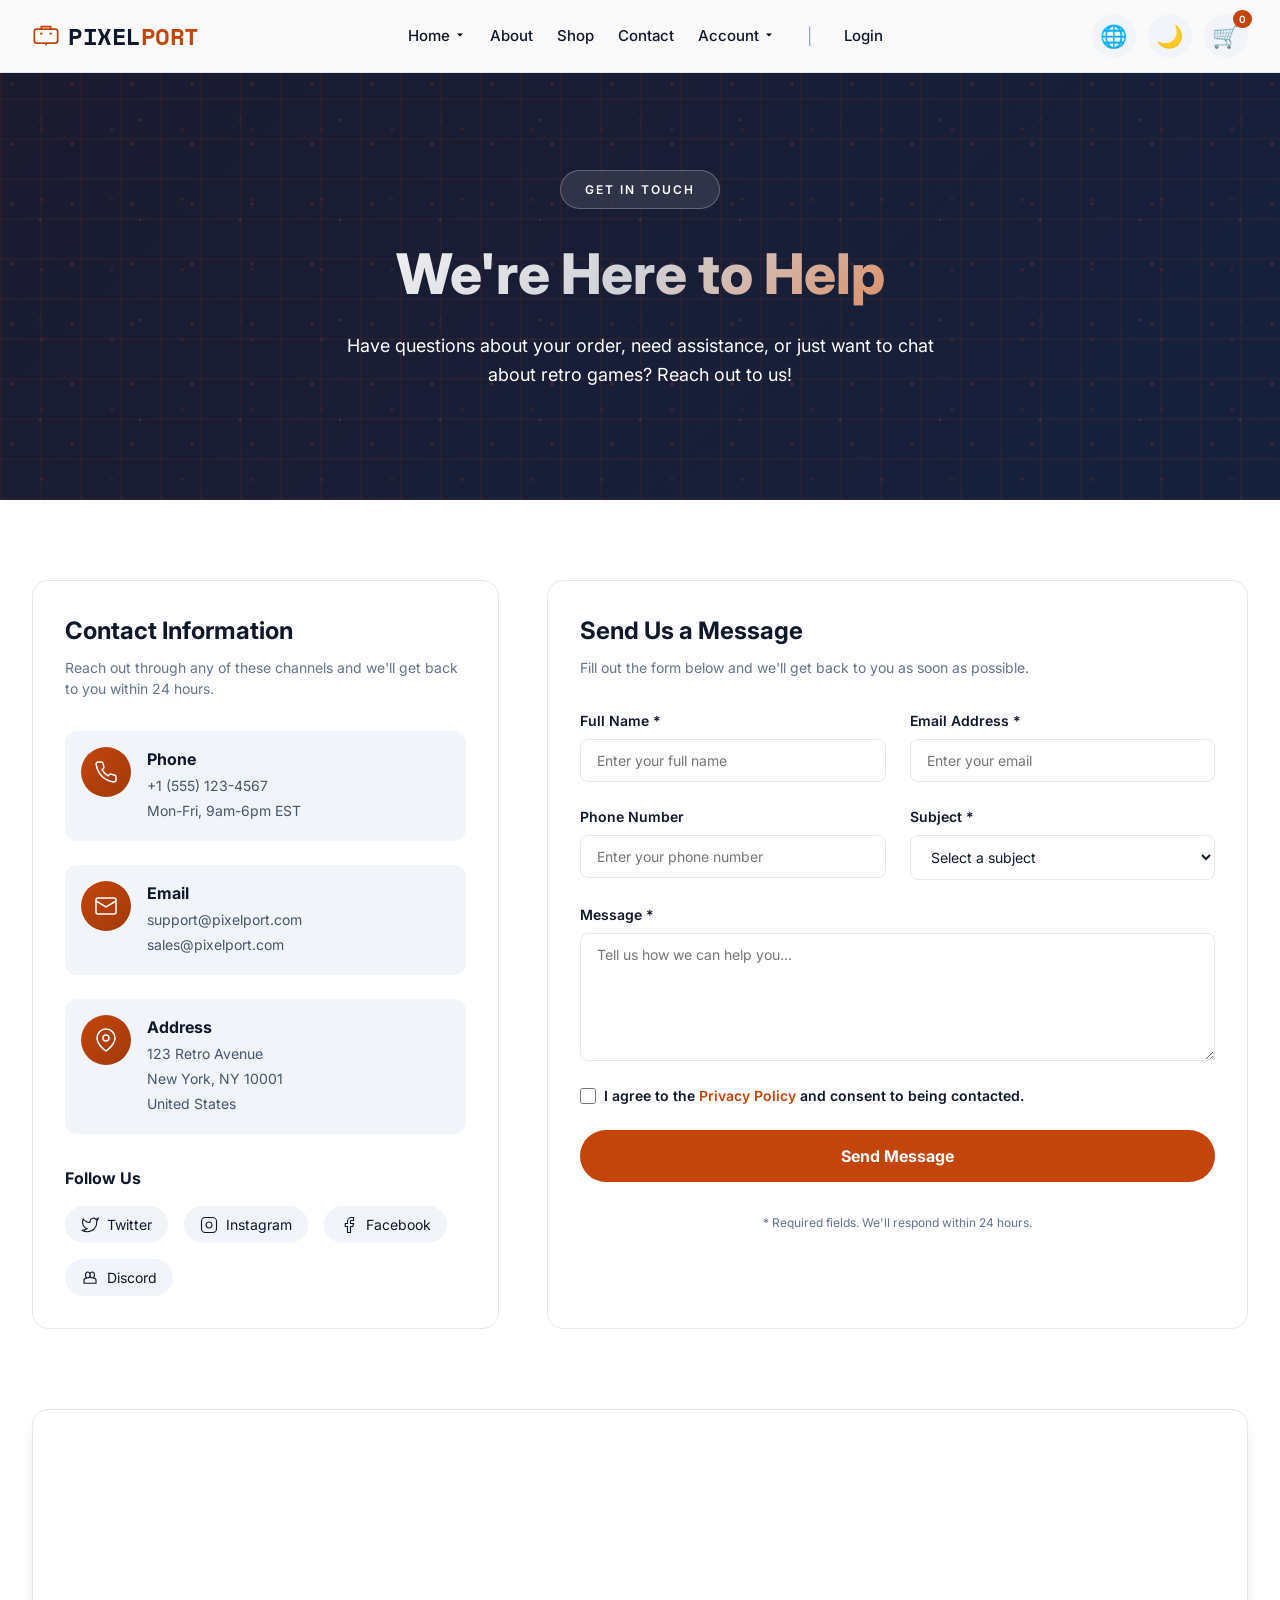
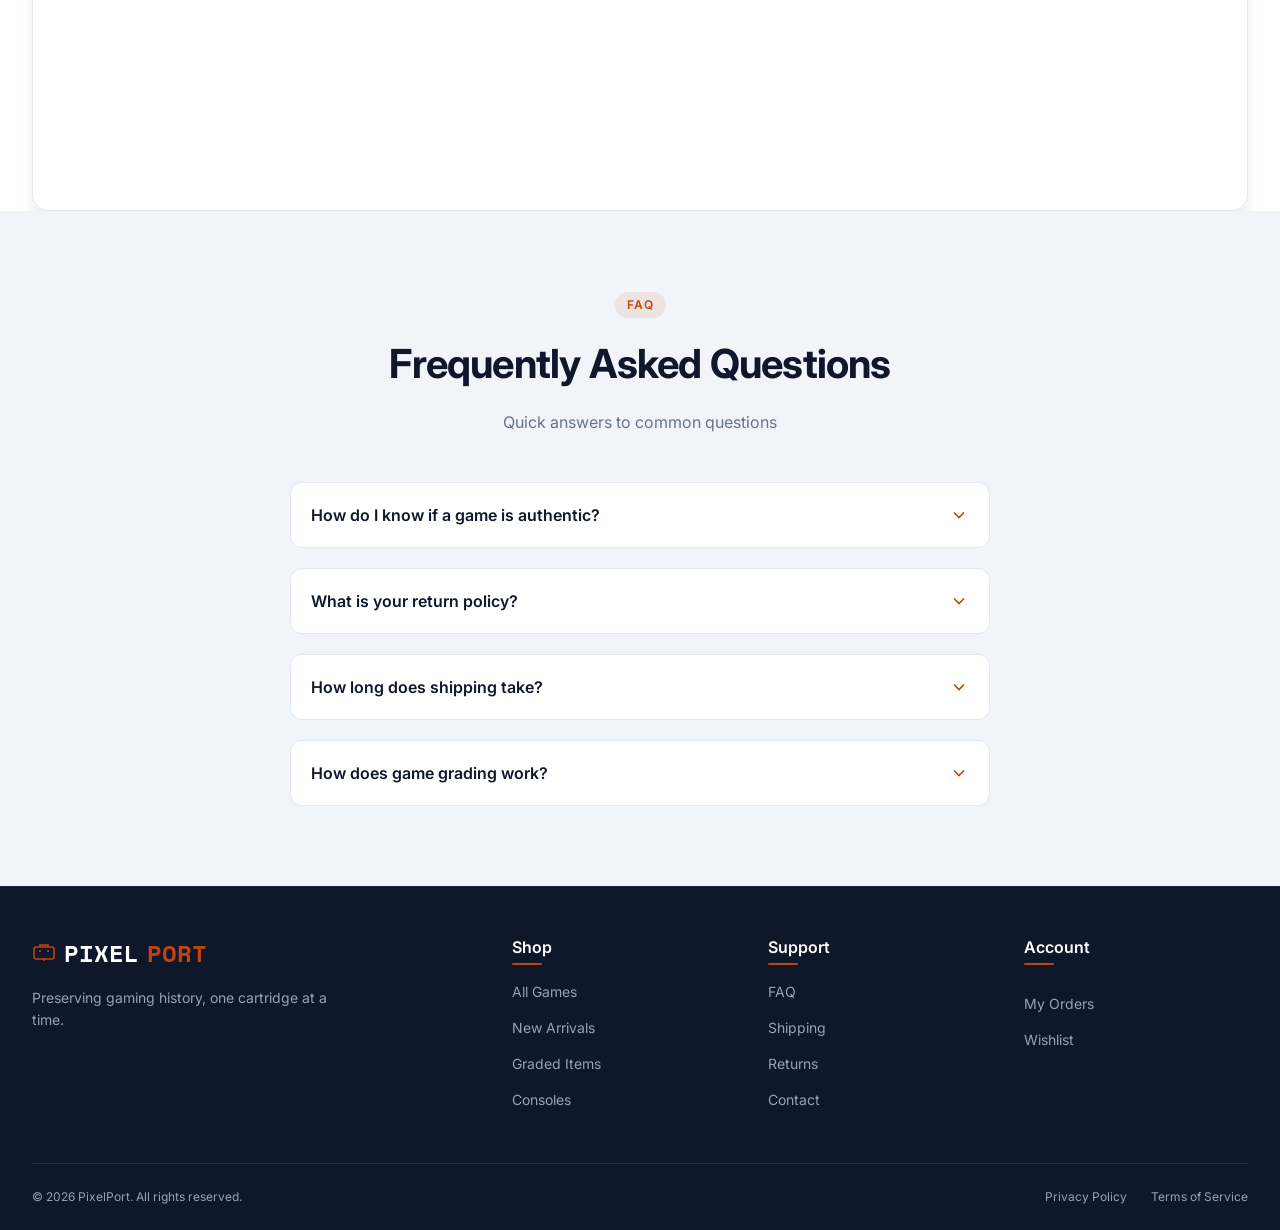
<file: contact.html>
<!DOCTYPE html>
<html lang="en" dir="ltr" id="htmlRoot">
<head>
    <meta charset="UTF-8">
    <meta name="viewport" content="width=device-width, initial-scale=1.0, viewport-fit=cover">
    <title>PixelPort | Contact Us - Retro Game Marketplace</title>
    <meta name="description" content="Get in touch with PixelPort. We're here to help with your retro gaming questions, orders, and inquiries.">
    
    <!-- Fonts -->
    <link href="https://fonts.googleapis.com/css2?family=Inter:wght@300;400;500;600;700;800&family=Space+Mono:wght@400;700&display=swap" rel="stylesheet">
    
    <!-- PixelPort Favicon - Free CDN Images -->
<link rel="icon" type="image/png" sizes="32x32" href="https://cdn-icons-png.flaticon.com/512/2702/2702145.png">
<link rel="icon" type="image/png" sizes="16x16" href="https://cdn-icons-png.flaticon.com/512/2702/2702145.png">
<link rel="apple-touch-icon" sizes="180x180" href="https://cdn-icons-png.flaticon.com/512/2702/2702145.png">

<!-- Alternative: Emoji Favicon (No external images) -->
<link rel="icon" href="data:image/svg+xml,%3Csvg xmlns='http://www.w3.org/2000/svg' viewBox='0 0 100 100'%3E%3Ctext y='.9em' font-size='90'%3E🎮%3C/text%3E%3C/svg%3E">

    <!-- CSS -->
    <link rel="stylesheet" href="assets/css/style.css">
    <link rel="stylesheet" href="assets/css/contact.css">
    <link rel="stylesheet" href="assets/css/responsive.css">
</head>
<body>
    <!-- Header -->
<header class="header">
  <div class="container">
    <nav class="navbar">

      <!-- Logo -->
      <a href="index.html" class="logo">
        <div class="pixel-logo">
          <svg width="28" height="28" viewBox="0 0 24 24" fill="none" stroke="currentColor" stroke-width="1.5">
            <rect x="2" y="6" width="20" height="12" rx="2"/>
            <path d="M8 6V4h8v2M12 18v2M7 10h2M15 10h2"/>
          </svg>
          <span class="logo-text">PIXEL<span>PORT</span></span>
        </div>
      </a>

      <!-- Navigation Menu -->
      <ul class="nav-menu" id="navMenu">

        <!-- HOME -->
        <li class="nav-item dropdown">
          <a href="#" class="dropdown-trigger">
            <span class="nav-text">Home</span>
            <svg class="dropdown-arrow" width="12" height="12" viewBox="0 0 24 24">
              <polyline points="6 9 12 15 18 9"/>
            </svg>
          </a>

          <ul class="dropdown-menu">
            <li class="dropdown-item">
              <a href="index.html" class="active">Home 1 (Retro Landing)</a>
            </li>
            <li class="dropdown-item">
              <a href="home2.html">Home 2 (Marketplace)</a>
            </li>
          </ul>
        </li>

        <!-- NORMAL LINKS -->
        <li><a href="about.html">About</a></li>
        <li><a href="shop.html">Shop</a></li>
        <li><a href="contact.html">Contact</a></li>

        <!-- ACCOUNT DROPDOWN -->
        <li class="nav-item dropdown" id="userMenu">
          <a href="#" class="dropdown-trigger">
            <span class="nav-text">Account</span>
            <svg class="dropdown-arrow" width="12" height="12" viewBox="0 0 24 24">
              <polyline points="6 9 12 15 18 9"/>
            </svg>
          </a>

          <ul class="dropdown-menu">
            <li class="dropdown-item">
              <a href="dashboard.html">My Dashboard</a>
            </li>

            <li class="dropdown-item" id="adminDashboardMenuItem">
              <a href="admin-dashboard.html">Admin Panel</a>
            </li>
          </ul>
        </li>

        <!-- AUTH LINKS -->
        <li class="nav-divider desktop-only">|</li>
        <li class="nav-auth" id="authLinks">
          <a href="#" class="auth-link" id="loginNavLink">Login</a>
        </li>

      </ul>

      <!-- ACTION GROUP -->
      <div class="action-group">

        <!-- RTL -->
        <button class="action-btn rtl-toggle" id="rtlToggle">
          🌐
        </button>

        <!-- THEME -->
        <button class="action-btn theme-toggle" id="themeToggle">
          🌙
        </button>

        <!-- CART -->
        <a href="cart.html" class="cart-icon">
          🛒 <span class="cart-count">0</span>
        </a>

        <!-- HAMBURGER -->
        <button class="hamburger" id="hamburger">
          <span class="hamburger-line"></span>
          <span class="hamburger-line"></span>
          <span class="hamburger-line"></span>
        </button>

      </div>

    </nav>
  </div>
</header>

  

    <!-- Contact Hero -->
    <section class="contact-hero">
        <div class="container">
            <div class="contact-hero-content">
                <div class="contact-badge">GET IN TOUCH</div>
                <h1>We're Here to Help</h1>
                <p>Have questions about your order, need assistance, or just want to chat about retro games? Reach out to us!</p>
            </div>
        </div>
    </section>

    <!-- Contact Main Section -->
    <section class="contact-main">
        <div class="container">
            <div class="contact-grid">
                <!-- Contact Information -->
                <div class="contact-info">
                    <h2>Contact Information</h2>
                    <p class="info-description">Reach out through any of these channels and we'll get back to you within 24 hours.</p>
                    
                    <div class="info-items">
                        <div class="info-item">
                            <div class="info-icon">
                                <svg width="24" height="24" viewBox="0 0 24 24" fill="none" stroke="currentColor" stroke-width="1.5">
                                    <path d="M22 16.92v3a2 2 0 0 1-2.18 2 19.79 19.79 0 0 1-8.63-3.07 19.5 19.5 0 0 1-6-6 19.79 19.79 0 0 1-3.07-8.67A2 2 0 0 1 4.11 2h3a2 2 0 0 1 2 1.72c.127.96.362 1.903.7 2.81a2 2 0 0 1-.45 2.11L8.09 9.91a16 16 0 0 0 6 6l1.27-1.27a2 2 0 0 1 2.11-.45c.907.338 1.85.573 2.81.7A2 2 0 0 1 22 16.92z"/>
                                </svg>
                            </div>
                            <div class="info-details">
                                <h3>Phone</h3>
                                <p>+1 (555) 123-4567</p>
                                <p class="info-hours">Mon-Fri, 9am-6pm EST</p>
                            </div>
                        </div>
                        
                        <div class="info-item">
                            <div class="info-icon">
                                <svg width="24" height="24" viewBox="0 0 24 24" fill="none" stroke="currentColor" stroke-width="1.5">
                                    <rect x="2" y="4" width="20" height="16" rx="2"/>
                                    <path d="M22 7L12 13 2 7"/>
                                </svg>
                            </div>
                            <div class="info-details">
                                <h3>Email</h3>
                                <p>support@pixelport.com</p>
                                <p class="info-hours">sales@pixelport.com</p>
                            </div>
                        </div>
                        
                        <div class="info-item">
                            <div class="info-icon">
                                <svg width="24" height="24" viewBox="0 0 24 24" fill="none" stroke="currentColor" stroke-width="1.5">
                                    <path d="M21 10c0 7-9 13-9 13s-9-6-9-13a9 9 0 0 1 18 0z"/>
                                    <circle cx="12" cy="10" r="3"/>
                                </svg>
                            </div>
                            <div class="info-details">
                                <h3>Address</h3>
                                <p>123 Retro Avenue</p>
                                <p>New York, NY 10001</p>
                                <p>United States</p>
                            </div>
                        </div>
                    </div>
                    
                    <!-- Social Links -->
                    <div class="contact-social">
                        <h3>Follow Us</h3>
                        <div class="social-links">
                            <a href="#" class="social-link" aria-label="Twitter">
                                <svg width="20" height="20" viewBox="0 0 24 24" fill="none" stroke="currentColor" stroke-width="1.5">
                                    <path d="M23 3a10.9 10.9 0 0 1-3.14 1.53 4.48 4.48 0 0 0-7.86 3v1A10.66 10.66 0 0 1 3 4s-4 9 5 13a11.64 11.64 0 0 1-7 2c9 5 20 0 20-11.5a4.5 4.5 0 0 0-.08-.83A7.72 7.72 0 0 0 23 3z"/>
                                </svg>
                                <span>Twitter</span>
                            </a>
                            <a href="#" class="social-link" aria-label="Instagram">
                                <svg width="20" height="20" viewBox="0 0 24 24" fill="none" stroke="currentColor" stroke-width="1.5">
                                    <rect x="2" y="2" width="20" height="20" rx="5" ry="5"/>
                                    <path d="M16 11.37A4 4 0 1 1 12.63 8 4 4 0 0 1 16 11.37z"/>
                                    <line x1="17.5" y1="6.5" x2="17.51" y2="6.5"/>
                                </svg>
                                <span>Instagram</span>
                            </a>
                            <a href="#" class="social-link" aria-label="Facebook">
                                <svg width="20" height="20" viewBox="0 0 24 24" fill="none" stroke="currentColor" stroke-width="1.5">
                                    <path d="M18 2h-3a5 5 0 0 0-5 5v3H7v4h3v8h4v-8h3l1-4h-4V7a1 1 0 0 1 1-1h3z"/>
                                </svg>
                                <span>Facebook</span>
                            </a>
                            <a href="#" class="social-link" aria-label="Discord">
                                <svg width="20" height="20" viewBox="0 0 24 24" fill="none" stroke="currentColor" stroke-width="1.5">
                                    <path d="M18 8c0 2-1 4-3 4s-3-2-3-4 1-4 3-4 3 2 3 4zM6 8c0 2 1 4 3 4s3-2 3-4-1-4-3-4-3 2-3 4z"/>
                                    <path d="M8 12c-2 0-4 1-4 3v4h16v-4c0-2-2-3-4-3"/>
                                </svg>
                                <span>Discord</span>
                            </a>
                        </div>
                    </div>
                </div>
                
                <!-- Contact Form -->
                <div class="contact-form-wrapper">
                    <h2>Send Us a Message</h2>
                    <p class="form-description">Fill out the form below and we'll get back to you as soon as possible.</p>
                    
                    <form class="contact-form" id="contactForm">
                        <div class="form-row">
                            <div class="form-group">
                                <label for="name">Full Name *</label>
                                <input type="text" id="name" name="name" placeholder="Enter your full name" required>
                            </div>
                            <div class="form-group">
                                <label for="email">Email Address *</label>
                                <input type="email" id="email" name="email" placeholder="Enter your email" required>
                            </div>
                        </div>
                        
                        <div class="form-row">
                            <div class="form-group">
                                <label for="phone">Phone Number</label>
                                <input type="tel" id="phone" name="phone" placeholder="Enter your phone number">
                            </div>
                            <div class="form-group">
                                <label for="subject">Subject *</label>
                                <select id="subject" name="subject" required>
                                    <option value="">Select a subject</option>
                                    <option value="order">Order Inquiry</option>
                                    <option value="product">Product Question</option>
                                    <option value="return">Return Request</option>
                                    <option value="authentication">Authentication Help</option>
                                    <option value="other">Other</option>
                                </select>
                            </div>
                        </div>
                        
                        <div class="form-group full-width">
                            <label for="message">Message *</label>
                            <textarea id="message" name="message" rows="6" placeholder="Tell us how we can help you..." required></textarea>
                        </div>
                        
                        <div class="form-group full-width">
                            <label class="checkbox-label">
                                <input type="checkbox" required>
                                <span>I agree to the <a href="#">Privacy Policy</a> and consent to being contacted.</span>
                            </label>
                        </div>
                        
                        <button type="submit" class="btn-primary submit-btn">Send Message</button>
                        <p class="form-note">* Required fields. We'll respond within 24 hours.</p>
                    </form>
                </div>
            </div>
        </div>
    </section>

    <!-- Map Section -->
    <section class="map-section">
        <div class="container">
            <div class="map-container">
                <iframe 
                    src="https://www.google.com/maps/embed?pb=!1m18!1m12!1m3!1!2d-74.006015!3d40.712728!2m3!1f0!2f0!3f0!3m2!1i1024!2i768!4f13.1!3m3!1m2!1s0x89c25a316c3a3b3b%3A0x7c7c9b8e3d5f5e5!2sNew%20York%2C%20NY!5e0!3m2!1sen!2sus!4v1700000000000!5m2!1sen!2sus" 
                    width="100%" 
                    height="400" 
                    style="border:0;" 
                    allowfullscreen="" 
                    loading="lazy" 
                    referrerpolicy="no-referrer-when-downgrade">
                </iframe>
            </div>
        </div>
    </section>

    <!-- FAQ Section -->
    <section class="faq-section">
        <div class="container">
            <div class="section-header">
                <span class="section-tag">FAQ</span>
                <h2 class="section-title">Frequently Asked Questions</h2>
                <p class="section-description">Quick answers to common questions</p>
            </div>
            
            <div class="faq-grid">
                <div class="faq-item">
                    <div class="faq-question">
                        <h3>How do I know if a game is authentic?</h3>
                        <svg class="faq-arrow" width="20" height="20" viewBox="0 0 24 24" fill="none" stroke="currentColor" stroke-width="2">
                            <polyline points="6 9 12 15 18 9"/>
                        </svg>
                    </div>
                    <div class="faq-answer">
                        <p>All games on PixelPort undergo professional inspection and verification before listing. We provide detailed photos and grading information for every item. If you have any doubts, our authentication team is happy to help.</p>
                    </div>
                </div>
                
                <div class="faq-item">
                    <div class="faq-question">
                        <h3>What is your return policy?</h3>
                        <svg class="faq-arrow" width="20" height="20" viewBox="0 0 24 24" fill="none" stroke="currentColor" stroke-width="2">
                            <polyline points="6 9 12 15 18 9"/>
                        </svg>
                    </div>
                    <div class="faq-answer">
                        <p>We offer a 30-day return policy for all items. If you're not satisfied with your purchase, contact us within 30 days for a full refund. Items must be returned in original condition.</p>
                    </div>
                </div>
                
                <div class="faq-item">
                    <div class="faq-question">
                        <h3>How long does shipping take?</h3>
                        <svg class="faq-arrow" width="20" height="20" viewBox="0 0 24 24" fill="none" stroke="currentColor" stroke-width="2">
                            <polyline points="6 9 12 15 18 9"/>
                        </svg>
                    </div>
                    <div class="faq-answer">
                        <p>Domestic orders typically arrive within 3-7 business days. International shipping takes 7-21 business days depending on location. Tracking information is provided for all orders.</p>
                    </div>
                </div>
                
                <div class="faq-item">
                    <div class="faq-question">
                        <h3>How does game grading work?</h3>
                        <svg class="faq-arrow" width="20" height="20" viewBox="0 0 24 24" fill="none" stroke="currentColor" stroke-width="2">
                            <polyline points="6 9 12 15 18 9"/>
                        </svg>
                    </div>
                    <div class="faq-answer">
                        <p>We use a professional grading scale from 1-10, evaluating factors like cartridge condition, label quality, and overall preservation. Each graded item includes a detailed condition report.</p>
                    </div>
                </div>
            </div>
        </div>
    </section>

<!-- Footer -->
<footer class="footer">
    <div class="container">
        <div class="footer-grid">
            <div class="footer-brand">
                <a href="index.html" class="footer-logo-link">
                    <div class="footer-logo">
                        <svg width="24" height="24" viewBox="0 0 24 24" fill="none" stroke="currentColor" stroke-width="1.5">
                            <rect x="2" y="6" width="20" height="12" rx="2"/>
                            <path d="M8 6V4h8v2M12 18v2M7 10h2M15 10h2"/>
                        </svg>
                        PIXEL<span>PORT</span>
                    </div>
                </a>
                <p>Preserving gaming history, one cartridge at a time.</p>
            </div>
            <div class="footer-links">
                <h4>Shop</h4>
                <ul>
                    <li><a href="shop.html">All Games</a></li>
                    <li><a href="#">New Arrivals</a></li>
                    <li><a href="#">Graded Items</a></li>
                    <li><a href="#">Consoles</a></li>
                </ul>
            </div>
            <div class="footer-links">
                <h4>Support</h4>
                <ul>
                    <li><a href="#">FAQ</a></li>
                    <li><a href="#">Shipping</a></li>
                    <li><a href="#">Returns</a></li>
                    <li><a href="contact.html">Contact</a></li>
                </ul>
            </div>
            <div class="footer-links">
                <h4>Account</h4>
                <ul>
                    <li><a href="#" id="footerLoginLink">Login</a></li>
                    <li><a href="#" id="footerRegisterLink">Register</a></li>
                    <li><a href="#">My Orders</a></li>
                    <li><a href="#">Wishlist</a></li>
                </ul>
            </div>
        </div>
        <div class="footer-bottom">
            <p>© 2026 PixelPort. All rights reserved.</p>
            <div class="footer-legal">
                <a href="#">Privacy Policy</a>
                <a href="#">Terms of Service</a>
            </div>
        </div>
    </div>
</footer>

<!-- Login Modal -->
<div class="modal" id="loginModal">
    <div class="modal-overlay"></div>
    <div class="modal-container">
        <button class="modal-close" id="closeLoginModal">&times;</button>
        <div class="modal-header">
            <div class="modal-brand">
                <a href="index.html" class="modal-logo">
                    <svg width="24" height="24" viewBox="0 0 24 24" fill="none" stroke="currentColor" stroke-width="1.5">
                        <rect x="2" y="6" width="20" height="12" rx="2"/>
                        <path d="M8 6V4h8v2M12 18v2M7 10h2M15 10h2"/>
                    </svg>
                    PIXEL<span>PORT</span>
                </a>
            </div>
            <svg width="48" height="48" viewBox="0 0 24 24" fill="none" stroke="var(--primary)" stroke-width="1.5">
                <path d="M15 3h4a2 2 0 0 1 2 2v14a2 2 0 0 1-2 2h-4M10 17l5-5-5-5M15 12H3"/>
            </svg>
            <h2>Welcome Back</h2>
            <p>Login to your PixelPort account</p>
        </div>
        <form class="modal-form" id="loginForm">
            <div class="form-group">
                <label>Email Address</label>
                <input type="email" placeholder="Enter your email" required>
            </div>
            <div class="form-group">
                <label>Password</label>
                <input type="password" placeholder="Enter your password" required>
            </div>
            <div class="form-options">
                <label class="checkbox">
                    <input type="checkbox"> Remember me
                </label>
                <a href="#" class="forgot-link">Forgot Password?</a>
            </div>
            <button type="submit" class="btn-primary btn-full">Login</button>
            <p class="form-footer">
                Don't have an account? <a href="#" id="switchToRegister">Sign up</a>
            </p>
        </form>
    </div>
</div>

<!-- Register Modal -->
<div class="modal" id="registerModal">
    <div class="modal-overlay"></div>
    <div class="modal-container">
        <button class="modal-close" id="closeRegisterModal">&times;</button>
        <div class="modal-header">
            <div class="modal-brand">
                <a href="index.html" class="modal-logo">
                    <svg width="24" height="24" viewBox="0 0 24 24" fill="none" stroke="currentColor" stroke-width="1.5">
                        <rect x="2" y="6" width="20" height="12" rx="2"/>
                        <path d="M8 6V4h8v2M12 18v2M7 10h2M15 10h2"/>
                    </svg>
                    PIXEL<span>PORT</span>
                </a>
            </div>
            <svg width="48" height="48" viewBox="0 0 24 24" fill="none" stroke="var(--primary)" stroke-width="1.5">
                <path d="M20 21v-2a4 4 0 0 0-4-4H8a4 4 0 0 0-4 4v2"/>
                <circle cx="12" cy="7" r="4"/>
                <path d="M17 3l4 4-4 4M21 7h-8"/>
            </svg>
            <h2>Create Account</h2>
            <p>Join the PixelPort community</p>
        </div>
        <form class="modal-form" id="registerForm">
            <div class="form-group">
                <label>Full Name</label>
                <input type="text" placeholder="Enter your full name" required>
            </div>
            <div class="form-group">
                <label>Email Address</label>
                <input type="email" placeholder="Enter your email" required>
            </div>
            <div class="form-group">
                <label>Password</label>
                <input type="password" placeholder="Create a password" required>
            </div>
            <div class="form-group">
                <label>Confirm Password</label>
                <input type="password" placeholder="Confirm your password" required>
            </div>
            <div class="form-options">
                <label class="checkbox">
                    <input type="checkbox" required> I agree to the <a href="#">Terms of Service</a>
                </label>
            </div>
            <button type="submit" class="btn-primary btn-full">Create Account</button>
            <p class="form-footer">
                Already have an account? <a href="#" id="switchToLogin">Sign in</a>
            </p>
        </form>
    </div>
</div>

    <script src="assets/js/main.js"></script>
    <script src="assets/js/cart.js"></script>
    <script src="assets/js/auth.js"></script>
    <script src="assets/js/contact.js"></script>
</body>
</html>
</file>
<file: assets/css/style.css>
/* ============================================
   PixelPort | Header & Footer Styles
   Modern CSS Design with Unique Hamburger
   ============================================ */

/* CSS Variables for Theming */
:root {
  /* Light Theme (Default) */
  --primary: #c4450c;
  --primary-dark: #a03a0a;
  --primary-light: #e06e2e;
  --secondary: #1e2a3e;
  --accent: #f4a261;
  --success: #2a9d8f;
  --danger: #e76f51;
  --dark: #0f172a;
  --light: #f8fafc;
  --gray-100: #f1f5f9;
  --gray-200: #e2e8f0;
  --gray-300: #cbd5e1;
  --gray-400: #94a3b8;
  --gray-500: #64748b;
  --gray-600: #475569;
  --gray-700: #334155;
  --gray-800: #1e293b;
  --gray-900: #0f172a;
  --body-bg: #ffffff;
  --body-color: #0f172a;
  --card-bg: #ffffff;
  --card-border: #e2e8f0;
  --header-bg: rgba(255, 255, 255, 0.98);
  --footer-bg: #0f172a;
  --footer-color: #94a3b8;
  --input-bg: #ffffff;
  --input-border: #e2e8f0;
  --shadow-sm: 0 1px 2px 0 rgb(0 0 0 / 0.05);
  --shadow-md: 0 4px 6px -1px rgb(0 0 0 / 0.1);
  --shadow-lg: 0 10px 15px -3px rgb(0 0 0 / 0.1);
  --shadow-xl: 0 20px 25px -5px rgb(0 0 0 / 0.1);
  --radius-sm: 0.375rem;
  --radius-md: 0.5rem;
  --radius-lg: 0.75rem;
  --radius-xl: 1rem;
  --transition: all 0.3s ease;
}

/* Dark Theme */
[data-theme="dark"] {
  --primary: #e06e2e;
  --primary-dark: #c4450c;
  --primary-light: #f4a261;
  --body-bg: #0f172a;
  --body-color: #f1f5f9;
  --card-bg: #1e293b;
  --card-border: #334155;
  --header-bg: rgba(15, 23, 42, 0.98);
  --footer-bg: #0a0f1c;
  --footer-color: #64748b;
  --input-bg: #1e293b;
  --input-border: #334155;
  --gray-100: #1e293b;
  --gray-200: #334155;
  --gray-300: #475569;
  --gray-400: #64748b;
  --gray-500: #94a3b8;
  --gray-600: #cbd5e1;
}

/* RTL Support */
[dir="rtl"] {
  direction: rtl;
  text-align: right;
}

[dir="rtl"] .navbar,
[dir="rtl"] .action-group,
[dir="rtl"] .footer-grid {
  direction: rtl;
}

/* ===== RTL LOGO ADJUSTMENTS - ONLY CHANGE ADDED ===== */
/* Reverse logo order in RTL so icon appears on the right side (common RTL pattern) */
[dir="rtl"] .pixel-logo {
  flex-direction: row-reverse;
}

[dir="rtl"] .pixel-logo svg {
  margin-left: 0;
  margin-right: 0;
}

/* Footer logo RTL adjustment */
[dir="rtl"] .footer-logo {
  flex-direction: row-reverse;
}

[dir="rtl"] .footer-logo svg {
  margin-left: 0;
  margin-right: 0;
}

/* Mobile logo RTL adjustment */
[dir="rtl"] .mobile-logo-link {
  flex-direction: row-reverse;
}

[dir="rtl"] .mobile-logo-link svg {
  margin-left: 0;
  margin-right: 0;
}
/* ===== END RTL LOGO ADJUSTMENTS ===== */

/* Reset & Base */
* {
  margin: 0;
  padding: 0;
  box-sizing: border-box;
}

body {
  font-family: 'Inter', sans-serif;
  background-color: var(--body-bg);
  color: var(--body-color);
  line-height: 1.5;
  transition: var(--transition);
  overflow-x: hidden;
}

.container {
  max-width: 1280px;
  margin: 0 auto;
  padding: 0 2rem;
}

@media (max-width: 768px) {
  .container {
    padding: 0 1.5rem;
  }
}

@media (max-width: 480px) {
  .container {
    padding: 0 1rem;
  }
}

/* Typography */
a {
  text-decoration: none;
  color: inherit;
  transition: var(--transition);
}

button {
  cursor: pointer;
  background: none;
  border: none;
  font-family: inherit;
}

/* ============================================
   HEADER STYLES
   ============================================ */
.header {
  position: fixed;
  top: 0;
  left: 0;
  right: 0;
  background: var(--header-bg);
  backdrop-filter: blur(10px);
  border-bottom: 1px solid var(--card-border);
  z-index: 1000;
  transition: var(--transition);
}

.navbar {
  display: flex;
  align-items: center;
  justify-content: space-between;
  height: 72px;
  gap: 2rem;
}

/* Logo */
.logo {
  flex-shrink: 0;
}

.pixel-logo {
  display: flex;
  align-items: center;
  gap: 0.5rem;
  font-family: 'Space Mono', monospace;
  font-weight: 700;
  font-size: 1.5rem;
  letter-spacing: -0.02em;
}

.pixel-logo svg {
  color: var(--primary);
}

.logo-text {
  color: var(--body-color);
}

.logo-text span {
  color: var(--primary);
}

/* ============================================
   NAVIGATION MENU - DESKTOP
   ============================================ */
.nav-menu {
  display: flex;
  align-items: center;
  gap: 1.5rem;
  list-style: none;
  margin: 0;
  padding: 0;
}

.nav-menu > li {
  display: inline-block;
}

.nav-menu > li > a {
  font-size: 0.9375rem;
  font-weight: 500;
  color: var(--body-color);
  padding: 0.5rem 0;
  position: relative;
  text-decoration: none;
  transition: color 0.2s ease;
}

.nav-menu > li > a:hover {
  color: var(--primary);
}

.nav-menu > li > a::after {
  content: '';
  position: absolute;
  bottom: 0;
  left: 0;
  width: 0;
  height: 2px;
  background: var(--primary);
  transition: width 0.3s ease;
}

.nav-menu > li > a:hover::after,
.nav-menu > li > a.active::after {
  width: 100%;
}

.nav-menu > li > a.active {
  color: var(--primary);
}

/* Dropdown - Desktop */
.dropdown {
  position: relative;
}

.dropdown-trigger {
  display: flex;
  align-items: center;
  gap: 0.25rem;
  cursor: pointer;
}

.dropdown-arrow {
  transition: transform 0.3s ease;
}

.dropdown:hover .dropdown-arrow {
  transform: rotate(180deg);
}

.dropdown-menu {
  position: absolute;
  top: 100%;
  left: 0;
  background: var(--card-bg);
  border: 1px solid var(--card-border);
  border-radius: var(--radius-md);
  box-shadow: var(--shadow-lg);
  min-width: 240px;
  opacity: 0;
  visibility: hidden;
  transform: translateY(10px);
  transition: all 0.3s ease;
  z-index: 100;
  list-style: none;
  padding: 0.5rem 0;
  margin: 0;
}

.dropdown:hover .dropdown-menu {
  opacity: 1;
  visibility: visible;
  transform: translateY(0);
}

.dropdown-item a {
  display: flex;
  align-items: center;
  gap: 0.75rem;
  padding: 0.625rem 1rem;
  font-size: 0.875rem;
  color: var(--body-color);
  transition: all 0.2s ease;
  text-decoration: none;
}

.dropdown-item a:hover {
  background: var(--gray-100);
  color: var(--primary);
}

.dropdown-item .arrow-icon {
  margin-left: auto;
  opacity: 0;
  transition: all 0.2s ease;
}

.dropdown-item a:hover .arrow-icon {
  opacity: 1;
  transform: translateX(4px);
}

.dropdown-item a.active {
  color: var(--primary);
  background: var(--gray-100);
}

/* Auth Links */
.nav-divider {
  color: var(--gray-400);
  margin: 0 0.5rem;
}

.nav-auth {
  display: flex;
  align-items: center;
  gap: 0.25rem;
}

.auth-link {
  font-size: 0.875rem;
  font-weight: 500;
  color: var(--body-color);
  transition: color 0.2s ease;
  text-decoration: none;
}

.auth-link:hover {
  color: var(--primary);
}

.auth-sep {
  color: var(--gray-400);
}

/* Action Group */
.action-group {
  display: flex;
  align-items: center;
  gap: 0.75rem;
}

.action-btn {
  width: 38px;
  height: 38px;
  display: flex;
  align-items: center;
  justify-content: center;
  background: var(--gray-100);
  border-radius: 50%;
  color: var(--body-color);
  transition: all 0.2s ease;
}

.action-btn:hover {
  background: var(--gray-200);
  color: var(--primary);
}

.theme-icon-light,
.theme-icon-dark {
  display: none;
}

[data-theme="light"] .theme-icon-light {
  display: block;
}

[data-theme="light"] .theme-icon-dark {
  display: none;
}

[data-theme="dark"] .theme-icon-light {
  display: none;
}

[data-theme="dark"] .theme-icon-dark {
  display: block;
}

/* Cart Icon */
.cart-icon {
  position: relative;
  display: flex;
  align-items: center;
  justify-content: center;
  width: 38px;
  height: 38px;
  background: var(--gray-100);
  border-radius: 50%;
  color: var(--body-color);
  transition: all 0.2s ease;
  text-decoration: none;
}

.cart-icon:hover {
  background: var(--gray-200);
  color: var(--primary);
}

.cart-count {
  position: absolute;
  top: -5px;
  right: -5px;
  background: var(--primary);
  color: white;
  font-size: 0.625rem;
  font-weight: 600;
  min-width: 18px;
  height: 18px;
  border-radius: 10px;
  display: flex;
  align-items: center;
  justify-content: center;
  padding: 0 4px;
}
/* ============================================
   HAMBURGER MENU - Fixed Dropdown & Centered Titles
   ============================================ */

/* Desktop - Hide Hamburger */
@media (min-width: 1025px) {
  .hamburger {
    display: none !important;
  }
  
  .menu-overlay {
    display: none !important;
  }
  
  .mobile-brand-logo {
    display: none !important;
  }
  
  .nav-menu {
    display: flex !important;
    position: static !important;
    width: auto !important;
    height: auto !important;
    background: transparent !important;
    flex-direction: row !important;
    justify-content: flex-end !important;
    box-shadow: none !important;
    border: none !important;
    overflow: visible !important;
    opacity: 1 !important;
    visibility: visible !important;
    transform: none !important;
    padding: 0 !important;
    margin: 0 !important;
  }
  
  .nav-menu > li {
    display: inline-block !important;
    width: auto !important;
  }
  
  .nav-menu > li > a {
    display: inline-block;
    padding: 0.5rem 0;
    font-size: 0.9375rem;
    font-weight: 500;
    color: var(--body-color);
    white-space: nowrap;
  }
}

/* Tablet & Mobile - Show Hamburger */
@media (max-width: 1024px) {
  .hamburger {
    display: flex !important;
    position: relative;
    z-index: 1001;
  }
  
  /* Navigation Menu - Mobile/Tablet */
  .nav-menu {
    position: fixed !important;
    top: 0;
    right: -100%;
    width: 85%;
    max-width: 350px;
    height: 100vh;
    background: var(--card-bg);
    flex-direction: column !important;
    align-items: center !important;
    justify-content: flex-start !important;
    padding: 0 !important;
    transition: right 0.35s cubic-bezier(0.2, 0.9, 0.4, 1.1);
    box-shadow: -5px 0 25px rgba(0, 0, 0, 0.15);
    border-left: 1px solid var(--card-border);
    z-index: 1000;
    gap: 0 !important;
    margin: 0;
    overflow-y: auto;
    list-style: none;
  }
  
  [dir="rtl"] .nav-menu {
    right: auto;
    left: -100%;
    border-left: none;
    border-right: 1px solid var(--card-border);
  }
  
  [dir="rtl"] .nav-menu.active {
    left: 0;
    right: auto;
  }
  
  .nav-menu.active {
    right: 0;
  }
  
  /* Mobile Brand Logo - Centered */
  .mobile-brand-logo {
    display: flex !important;
    justify-content: space-between;
    align-items: center;
    padding: 20px 24px;
    border-bottom: 1px solid var(--card-border);
    margin-bottom: 8px;
    width: 100%;
    flex-shrink: 0;
  }
  
  .mobile-logo-link {
    display: flex;
    align-items: center;
    gap: 10px;
    text-decoration: none;
  }
  
  .mobile-logo-link svg {
    width: 28px;
    height: 28px;
    stroke: var(--primary);
  }
  
  .mobile-logo-text {
    font-family: 'Space Mono', monospace;
    font-weight: 700;
    font-size: 1.25rem;
    letter-spacing: -0.02em;
    color: var(--body-color);
  }
  
  .mobile-logo-text span {
    color: var(--primary);
  }
  
  .mobile-menu-close {
    width: 36px;
    height: 36px;
    display: flex;
    align-items: center;
    justify-content: center;
    background: var(--gray-100);
    border: none;
    border-radius: 50%;
    cursor: pointer;
    transition: all 0.3s ease;
    color: var(--gray-500);
  }
  
  .mobile-menu-close:hover {
    background: var(--gray-200);
    transform: rotate(90deg);
    color: var(--danger);
  }
  
  /* Menu Items Container - Centered Content */
  .nav-menu-items {
    width: 100%;
    padding: 0;
    flex: 1;
  }
  
  /* Menu Items - Centered */
  .nav-menu > li,
  .nav-menu-items > li {
    width: 100%;
    display: block;
    margin: 0;
    padding: 0;
    list-style: none;
    text-align: center;
  }
  
  /* Main Navigation Links - Centered */
  .nav-menu > li > a,
  .nav-menu-items > li > a,
  .dropdown-trigger {
    display: flex;
    align-items: center;
    justify-content: center;
    padding: 14px 24px;
    font-size: 16px;
    font-weight: 500;
    color: var(--body-color);
    width: 100%;
    background: transparent;
    border: none;
    border-bottom: 1px solid var(--card-border);
    transition: all 0.2s ease;
    margin: 0;
    text-decoration: none;
    cursor: pointer;
    text-align: center;
  }
  
  .nav-menu > li > a:hover,
  .dropdown-trigger:hover {
    color: var(--primary);
    background: rgba(196, 69, 12, 0.05);
  }
  
  /* Dropdown Menu - Centered */
  .dropdown {
    position: relative;
    width: 100%;
    text-align: center;
  }
  
  .dropdown-trigger {
    justify-content: center;
    gap: 8px;
  }
  
  .dropdown-menu {
    position: static;
    opacity: 1;
    visibility: visible;
    transform: none;
    background: transparent;
    border: none;
    box-shadow: none;
    display: none;
    width: 100%;
    margin: 0;
    padding: 0;
    list-style: none;
    text-align: center;
  }
  
  .dropdown.active .dropdown-menu {
    display: block;
  }
  
  .dropdown-item {
    width: 100%;
    margin: 0;
    padding: 0;
    text-align: center;
  }
  
  .dropdown-item a {
    display: flex;
    align-items: center;
    justify-content: center;
    gap: 12px;
    padding: 12px 24px;
    font-size: 14px;
    color: var(--gray-500);
    background: transparent;
    border-bottom: 1px solid var(--card-border);
    transition: all 0.2s ease;
    margin: 0;
    text-decoration: none;
    text-align: center;
  }
  
  .dropdown-item a:hover {
    color: var(--primary);
    background: rgba(196, 69, 12, 0.05);
  }
  
  .dropdown-item a.active {
    color: var(--primary);
    background: rgba(196, 69, 12, 0.08);
  }
  
  .dropdown-item .arrow-icon {
    display: none;
  }
  
  /* Auth Links - Centered */
  .nav-divider {
    display: none;
  }
  
  .nav-auth {
    margin: 0;
    padding: 0;
    border-top: 1px solid var(--card-border);
    width: 100%;
    display: flex;
    justify-content: center;
    gap: 0;
  }
  
  .auth-link {
    display: block;
    padding: 14px 24px;
    font-size: 16px;
    font-weight: 500;
    color: var(--body-color);
    background: transparent;
    text-align: center;
    border-bottom: 1px solid var(--card-border);
    transition: all 0.2s ease;
    text-decoration: none;
    width: 50%;
  }
  
  .auth-link:first-child {
    border-right: 1px solid var(--card-border);
  }
  
  .auth-link:hover {
    color: var(--primary);
    background: rgba(196, 69, 12, 0.05);
  }
  
  .auth-sep {
    display: none;
  }
  
  /* User Menu - Centered */
  .nav-user {
    margin: 0;
    padding: 0;
    border-top: 1px solid var(--card-border);
    width: 100%;
    text-align: center;
  }
  
  .user-menu-trigger {
    display: flex;
    justify-content: center;
    align-items: center;
    gap: 8px;
    width: 100%;
    padding: 14px 24px;
    background: transparent;
    border: none;
    border-bottom: 1px solid var(--card-border);
    color: var(--body-color);
    font-size: 16px;
    font-weight: 500;
    cursor: pointer;
    transition: all 0.2s ease;
    margin: 0;
  }
  
  .user-menu-trigger:hover {
    color: var(--primary);
    background: rgba(196, 69, 12, 0.05);
  }
  
  .user-dropdown-menu {
    position: static;
    opacity: 1;
    visibility: visible;
    transform: none;
    background: transparent;
    border: none;
    padding: 0;
    margin: 0;
    box-shadow: none;
    display: none;
    width: 100%;
    text-align: center;
  }
  
  .user-dropdown-menu.active {
    display: block;
  }
  
  .user-dropdown-menu li a {
    display: block;
    padding: 12px 24px;
    font-size: 14px;
    color: var(--gray-500);
    background: transparent;
    border-bottom: 1px solid var(--card-border);
    transition: all 0.2s ease;
    text-decoration: none;
    text-align: center;
  }
  
  /* Menu Footer - Centered */
  .nav-menu-footer {
    padding: 20px 24px 30px;
    border-top: 1px solid var(--card-border);
    width: 100%;
    flex-shrink: 0;
    margin-top: auto;
    text-align: center;
  }
  
  .menu-footer-text {
    font-size: 0.7rem;
    color: var(--gray-500);
    text-align: center;
    line-height: 1.5;
  }
  
  /* Mobile Arrow Indicator */
  .mobile-arrow {
    margin-left: 8px;
    font-size: 10px;
    transition: transform 0.3s ease;
  }
  
  .dropdown.active .mobile-arrow {
    transform: rotate(180deg);
  }
}

/* Small Mobile Adjustments */
@media (max-width: 480px) {
  .mobile-brand-logo {
    padding: 16px 20px;
  }
  
  .mobile-logo-text {
    font-size: 1rem;
  }
  
  .mobile-logo-link svg {
    width: 24px;
    height: 24px;
  }
  
  .mobile-menu-close {
    width: 32px;
    height: 32px;
  }
  
  .nav-menu > li > a,
  .dropdown-trigger,
  .auth-link,
  .user-menu-trigger {
    padding: 12px 20px;
    font-size: 15px;
  }
  
  .dropdown-item a {
    padding: 10px 20px;
    font-size: 13px;
  }
  
  .nav-menu-footer {
    padding: 16px 20px 24px;
  }
}

/* Menu Overlay */
.menu-overlay {
  position: fixed;
  top: 0;
  left: 0;
  right: 0;
  bottom: 0;
  background: rgba(0, 0, 0, 0.6);
  backdrop-filter: blur(6px);
  z-index: 999;
  opacity: 0;
  visibility: hidden;
  transition: all 0.3s ease;
}

.menu-overlay.active {
  opacity: 1;
  visibility: visible;
}

/* Body Scroll Lock */
body.menu-open {
  overflow: hidden;
  position: fixed;
  width: 100%;
  height: 100%;
}

/* Dark Mode */
[data-theme="dark"] .mobile-menu-close {
  background: var(--gray-800);
  color: var(--gray-400);
}

[data-theme="dark"] .mobile-menu-close:hover {
  background: var(--gray-700);
}

/* ============================================
   HAMBURGER MENU - With Logo
   ============================================ */

/* Hamburger Button Container */
.hamburger {
  display: none;
  flex-direction: column;
  justify-content: center;
  align-items: center;
  gap: 5px;
  width: 44px;
  height: 44px;
  background: var(--gray-100);
  border-radius: 12px;
  cursor: pointer;
  transition: all 0.3s ease;
  position: relative;
  z-index: 1001;
  border: 1px solid var(--card-border);
  box-shadow: var(--shadow-sm);
}

.hamburger:hover {
  background: var(--gray-200);
  transform: scale(0.96);
}

.hamburger.active {
  background: var(--primary);
  border-color: var(--primary);
}

/* Hamburger Lines */
.hamburger-line {
  width: 22px;
  height: 2.5px;
  background: var(--primary);
  border-radius: 2px;
  transition: all 0.3s ease;
}

.hamburger.active .hamburger-line {
  background: white;
}

.hamburger.active .hamburger-line:nth-child(1) {
  transform: translateY(7px) rotate(45deg);
}

.hamburger.active .hamburger-line:nth-child(2) {
  opacity: 0;
}

.hamburger.active .hamburger-line:nth-child(3) {
  transform: translateY(-7px) rotate(-45deg);
}

/* ============================================
   FOOTER STYLES
   ============================================ */
.footer {
  background: var(--footer-bg);
  color: var(--footer-color);
  padding: 3rem 0 1.5rem;
  margin-top: 0;
  position: relative;
  border-top: 1px solid rgba(255, 255, 255, 0.05);
}

.footer-grid {
  display: grid;
  grid-template-columns: 2fr 1fr 1fr 1fr;
  gap: 2rem;
  margin-bottom: 2.5rem;
}

.footer-brand {
  max-width: 320px;
}

.footer-logo-link {
  text-decoration: none;
  display: inline-block;
  transition: var(--transition);
}

.footer-logo-link:hover {
  transform: translateY(-2px);
  opacity: 0.9;
}

.footer-logo {
  display: flex;
  align-items: center;
  gap: 0.5rem;
  font-family: 'Space Mono', monospace;
  font-weight: 700;
  font-size: 1.5rem;
  color: white;
  margin-bottom: 1rem;
}

.footer-logo svg {
  color: var(--primary);
  width: 24px;
  height: 24px;
  transition: var(--transition);
}

.footer-logo-link:hover .footer-logo svg {
  transform: rotate(-5deg);
}

.footer-logo span {
  color: var(--primary);
}

.footer-brand p {
  font-size: 0.875rem;
  line-height: 1.6;
  color: var(--footer-color);
}

.footer-links h4 {
  color: white;
  font-size: 1rem;
  font-weight: 600;
  margin-bottom: 1.25rem;
  position: relative;
  display: inline-block;
}

.footer-links h4::after {
  content: '';
  position: absolute;
  bottom: -6px;
  left: 0;
  width: 30px;
  height: 2px;
  background: var(--primary);
  border-radius: 2px;
}

.footer-links ul {
  list-style: none;
  padding: 0;
  margin: 0;
}

.footer-links li {
  margin-bottom: 0.75rem;
}

.footer-links a {
  font-size: 0.875rem;
  color: var(--footer-color);
  transition: var(--transition);
  text-decoration: none;
  display: inline-block;
}

.footer-links a:hover {
  color: var(--primary);
  transform: translateX(4px);
}

.footer-bottom {
  display: flex;
  justify-content: space-between;
  align-items: center;
  padding-top: 1.5rem;
  border-top: 1px solid rgba(255, 255, 255, 0.1);
  font-size: 0.75rem;
  flex-wrap: wrap;
  gap: 1rem;
}

.footer-legal {
  display: flex;
  gap: 1.5rem;
}

.footer-legal a {
  color: var(--footer-color);
  transition: var(--transition);
  text-decoration: none;
  font-size: 0.75rem;
}

.footer-legal a:hover {
  color: var(--primary);
}

/* Footer Responsive */
@media (max-width: 968px) {
  .footer-grid {
    grid-template-columns: 1.5fr 1fr 1fr;
  }
  
  .footer-brand {
    grid-column: span 3;
    max-width: 100%;
    text-align: center;
  }
  
  .footer-logo {
    justify-content: center;
  }
  
  .footer-links h4 {
    text-align: center;
    display: block;
  }
  
  .footer-links h4::after {
    left: 50%;
    transform: translateX(-50%);
    width: 40px;
  }
  
  .footer-links ul {
    text-align: center;
  }
}

@media (max-width: 768px) {
  .footer {
    padding: 2.5rem 0 1.5rem;
  }
  
  .footer-grid {
    grid-template-columns: 1fr;
  }
  
  .footer-brand {
    grid-column: span 1;
  }
  
  .footer-bottom {
    flex-direction: column;
    text-align: center;
  }
  
  .footer-legal {
    justify-content: center;
  }
}

/* ============================================
   MODAL STYLES
   ============================================ */
.modal {
  position: fixed;
  top: 0;
  left: 0;
  right: 0;
  bottom: 0;
  z-index: 1100;
  display: none;
  align-items: center;
  justify-content: center;
}

.modal.active {
  display: flex;
}

.modal-overlay {
  position: absolute;
  top: 0;
  left: 0;
  right: 0;
  bottom: 0;
  background: rgba(0, 0, 0, 0.7);
  backdrop-filter: blur(4px);
}

.modal-container {
  position: relative;
  background: var(--card-bg);
  border-radius: var(--radius-xl);
  max-width: 480px;
  width: 90%;
  padding: 2rem;
  box-shadow: var(--shadow-xl);
  animation: modalSlideIn 0.3s ease;
}

@keyframes modalSlideIn {
  from {
    opacity: 0;
    transform: translateY(-20px);
  }
  to {
    opacity: 1;
    transform: translateY(0);
  }
}

.modal-close {
  position: absolute;
  top: 1rem;
  right: 1rem;
  font-size: 1.5rem;
  color: var(--gray-400);
  cursor: pointer;
  transition: var(--transition);
  background: none;
  border: none;
}

.modal-close:hover {
  color: var(--danger);
}

.modal-header {
  text-align: center;
  margin-bottom: 1.5rem;
}

.modal-header h2 {
  font-size: 1.5rem;
  margin-bottom: 0.25rem;
  color: var(--body-color);
}

.modal-form {
  display: flex;
  flex-direction: column;
  gap: 1rem;
}

.form-group {
  display: flex;
  flex-direction: column;
  gap: 0.5rem;
}

.form-group label {
  font-size: 0.875rem;
  font-weight: 500;
  color: var(--body-color);
}

.form-group input {
  padding: 0.75rem 1rem;
  background: var(--input-bg);
  border: 1px solid var(--input-border);
  border-radius: var(--radius-md);
  color: var(--body-color);
  font-size: 0.875rem;
}

.form-group input:focus {
  outline: none;
  border-color: var(--primary);
}

.btn-primary {
  display: inline-flex;
  align-items: center;
  justify-content: center;
  gap: 0.5rem;
  background: var(--primary);
  color: white;
  font-weight: 600;
  padding: 0.75rem 1.5rem;
  border-radius: 48px;
  transition: var(--transition);
  border: none;
  cursor: pointer;
  font-size: 0.875rem;
}

.btn-primary:hover {
  background: var(--primary-dark);
  transform: translateY(-2px);
}

/* Mobile Search */
.mobile-search {
  display: none;
  padding: 1rem 0;
  background: var(--header-bg);
  border-bottom: 1px solid var(--card-border);
  margin-top: 72px;
}

.mobile-search-wrapper {
  display: flex;
  align-items: center;
  background: var(--input-bg);
  border: 1px solid var(--input-border);
  border-radius: 48px;
  overflow: hidden;
}

@media (max-width: 768px) {
  .desktop-only {
    display: none !important;
  }
  
  .mobile-only {
    display: block !important;
  }
  
  .mobile-search {
    display: block;
  }
  
  .search-bar {
    display: none;
  }
}

/* ============================================
   MODAL STYLES - FIXED
   ============================================ */
.modal {
    position: fixed;
    top: 0;
    left: 0;
    right: 0;
    bottom: 0;
    z-index: 1100;
    display: none;
    align-items: center;
    justify-content: center;
    padding: 1rem;
}

.modal.active {
    display: flex;
}

.modal-overlay {
    position: fixed;
    top: 0;
    left: 0;
    right: 0;
    bottom: 0;
    background: rgba(0, 0, 0, 0.75);
    backdrop-filter: blur(4px);
    z-index: 0;
}

.modal-container {
    position: relative;
    background: var(--card-bg);
    border-radius: var(--radius-xl);
    max-width: 480px;
    width: 100%;
    padding: 2rem;
    box-shadow: var(--shadow-xl);
    animation: modalSlideIn 0.3s ease;
    z-index: 1;
    max-height: 90vh;
    overflow-y: auto;
}

@keyframes modalSlideIn {
    from { opacity: 0; transform: translateY(-20px); }
    to   { opacity: 1; transform: translateY(0); }
}

.modal-close {
    position: absolute;
    top: 1rem;
    right: 1rem;
    font-size: 1.5rem;
    color: var(--gray-400);
    cursor: pointer;
    transition: var(--transition);
    background: none;
    border: none;
    line-height: 1;
    z-index: 2;
}

.modal-close:hover {
    color: var(--danger);
}

/* Modal Brand Logo */
.modal-brand {
    display: flex;
    justify-content: center;
    margin-bottom: 1rem;
}

.modal-logo {
    display: flex;
    align-items: center;
    gap: 0.5rem;
    font-family: 'Space Mono', monospace;
    font-weight: 700;
    font-size: 1.25rem;
    letter-spacing: -0.02em;
    color: var(--body-color);
}

.modal-logo svg {
    color: var(--primary);
}

.modal-logo span {
    color: var(--primary);
}

.modal-header {
    text-align: center;
    margin-bottom: 1.5rem;
}

.modal-header svg {
    margin-bottom: 0.75rem;
}

.modal-header h2 {
    font-size: 1.5rem;
    margin-bottom: 0.25rem;
    color: var(--body-color);
}

.modal-header p {
    font-size: 0.875rem;
    color: var(--gray-500);
}

.modal-form {
    display: flex;
    flex-direction: column;
    gap: 1rem;
}

.form-group {
    display: flex;
    flex-direction: column;
    gap: 0.5rem;
}

.form-group label {
    font-size: 0.875rem;
    font-weight: 500;
    color: var(--body-color);
}

.form-group input {
    padding: 0.75rem 1rem;
    background: var(--input-bg);
    border: 1px solid var(--input-border);
    border-radius: var(--radius-md);
    color: var(--body-color);
    font-size: 0.875rem;
    font-family: inherit;
    transition: var(--transition);
}

.form-group input:focus {
    outline: none;
    border-color: var(--primary);
    box-shadow: 0 0 0 3px rgba(196, 69, 12, 0.1);
}

/* ← THIS fixes "Remember me Forgot Password?" being joined */
.form-options {
    display: flex;
    justify-content: space-between;
    align-items: center;
    flex-wrap: wrap;
    gap: 0.5rem;
}

.checkbox {
    display: flex;
    align-items: center;
    gap: 0.5rem;
    font-size: 0.875rem;
    color: var(--gray-600);
    cursor: pointer;
}

.checkbox input {
    width: 16px;
    height: 16px;
    accent-color: var(--primary);
    cursor: pointer;
}

.forgot-link {
    font-size: 0.875rem;
    color: var(--primary);
    text-decoration: none;
    transition: var(--transition);
}

.forgot-link:hover {
    text-decoration: underline;
}

.btn-full {
    width: 100%;
    padding: 0.875rem;
    font-size: 1rem;
    border-radius: var(--radius-md);
}

.form-footer {
    text-align: center;
    font-size: 0.875rem;
    color: var(--gray-500);
    margin-top: 0.5rem;
}

.form-footer a {
    color: var(--primary);
    font-weight: 600;
    text-decoration: none;
}

.form-footer a:hover {
    text-decoration: underline;
}

/* ============================================
   MODAL OVERRIDE FIX
   Prevents index.css from breaking modal styles
   ============================================ */

/* Force modals hidden on load */
#loginModal,
#registerModal {
    display: none;
    position: fixed;
    top: 0;
    left: 0;
    right: 0;
    bottom: 0;
    z-index: 9999;
    align-items: center;
    justify-content: center;
    padding: 1rem;
    background: transparent;
}

#loginModal.active,
#registerModal.active {
    display: flex !important;
}

/* Fix modal form-note conflict with newsletter form-note */
.modal .form-note {
    display: flex;
    flex-direction: column;
    align-items: center;
    gap: 0.25rem;
    margin-top: 0.5rem;
    font-size: 0.75rem;
    color: var(--gray-500);
    text-align: center;
    background: transparent;
}

.modal .form-note span {
    color: var(--gray-500);
    background: transparent;
    padding: 0;
}

/* Fix modal form-group conflict */
.modal .form-group {
    display: flex;
    flex-direction: column;
    gap: 0.5rem;
    grid-column: unset;
    width: 100%;
}

.modal .form-group input {
    padding: 0.75rem 1rem;
    background: var(--input-bg);
    border: 1.5px solid var(--input-border);
    border-radius: var(--radius-md);
    color: var(--body-color);
    font-size: 0.875rem;
    font-family: inherit;
    width: 100%;
    box-sizing: border-box;
}

.modal .form-group input:focus {
    outline: none;
    border-color: var(--primary);
    box-shadow: 0 0 0 3px rgba(196, 69, 12, 0.1);
}

/* Fix modal form-options */
.modal .form-options {
    display: flex;
    justify-content: space-between;
    align-items: center;
    flex-wrap: wrap;
    gap: 0.5rem;
    grid-template-columns: unset;
}

/* Fix modal form-row conflict */
.modal .modal-form {
    display: flex;
    flex-direction: column;
    gap: 1rem;
    grid-template-columns: unset;
}

/* Prevent stat-item styles leaking into modal */
.modal .stat-item {
    display: flex;
    align-items: center;
    gap: 0;
    font-size: unset;
    color: unset;
    padding: 0;
    border: none;
    background: transparent;
}

a.modal-logo {
    text-decoration: none;
    color: var(--body-color);
    display: inline-flex;
    align-items: center;
    gap: 0.5rem;
    font-family: 'Space Mono', monospace;
    font-weight: 700;
    font-size: 1.25rem;
    letter-spacing: -0.02em;
    transition: opacity 0.2s ease;
}

a.modal-logo:hover {
    opacity: 0.75;
}

a.modal-logo svg {
    color: var(--primary);
}

a.modal-logo span {
    color: var(--primary);
}


/* Action buttons (RTL + Theme + Cart) */
.action-btn,
.cart-icon {
  width: 44px;
  height: 44px;
 
  display: flex;
  align-items: center;
  justify-content: center;
}

/* If using emoji icons */
.action-btn {
  font-size: 22px;
}

/* Cart icon size */
.cart-icon {
  font-size: 22px;
  position: relative;
}

/* Cart count badge */
.cart-count {
  position: absolute;
  top: -4px;
  right: -4px;
  font-size: 10px;
  padding: 2px 6px;
}
</file>
<file: assets/css/contact.css>
/* ============================================
   PixelPort | Contact Page Styles
   Unique Premium Design | No Gaps | Responsive
   ============================================ */

/* ============================================
   Contact Hero Section - Unique Design
   ============================================ */
.contact-hero {
    position: relative;
    padding: 160px 0 100px;
    margin-top: 72px;
    text-align: center;
    overflow: hidden;
    min-height: 500px;
    display: flex;
    align-items: center;
    isolation: auto;
    background: linear-gradient(135deg, 
        #1a1a2e 0%, 
        #16213e 25%, 
        #0f172a 50%, 
        #1e1a2e 75%, 
        #2a1a2e 100%);
    background-size: 400% 400%;
    animation: gradientShift 15s ease infinite;
}

/* Animated Gradient Background */
.contact-hero-bg {
    position: absolute;
    top: 0;
    left: 0;
    right: 0;
    bottom: 0;
    background: linear-gradient(135deg, 
        #1a1a2e 0%, 
        #16213e 25%, 
        #0f172a 50%, 
        #1e1a2e 75%, 
        #2a1a2e 100%);
    background-size: 400% 400%;
    animation: gradientShift 15s ease infinite;
    z-index: -1;
}

@keyframes gradientShift {
    0% { background-position: 0% 50%; }
    50% { background-position: 100% 50%; }
    100% { background-position: 0% 50%; }
}

/* Animated Grid Pattern */
.contact-hero::before {
    content: '';
    position: absolute;
    top: 0;
    left: 0;
    right: 0;
    bottom: 0;
    background-image: 
        repeating-linear-gradient(90deg, 
            rgba(196, 69, 12, 0.08) 0px, 
            rgba(196, 69, 12, 0.08) 2px, 
            transparent 2px, 
            transparent 40px),
        repeating-linear-gradient(0deg, 
            rgba(196, 69, 12, 0.08) 0px, 
            rgba(196, 69, 12, 0.08) 2px, 
            transparent 2px, 
            transparent 40px);
    animation: gridMove 20s linear infinite;
    z-index: 1;
    pointer-events: none;
}

@keyframes gridMove {
    0% {
        transform: translateX(0) translateY(0);
    }
    100% {
        transform: translateX(40px) translateY(40px);
    }
}

/* Floating Particles */
.contact-hero::after {
    content: '';
    position: absolute;
    top: 0;
    left: 0;
    right: 0;
    bottom: 0;
    background-image: radial-gradient(circle at 20% 40%, rgba(196, 69, 12, 0.2) 2px, transparent 2px),
                      radial-gradient(circle at 80% 70%, rgba(196, 69, 12, 0.15) 1px, transparent 1px),
                      radial-gradient(circle at 40% 20%, rgba(255, 255, 255, 0.1) 1px, transparent 1px),
                      radial-gradient(circle at 60% 85%, rgba(196, 69, 12, 0.12) 2px, transparent 2px);
    background-size: 60px 60px, 80px 80px, 100px 100px, 70px 70px;
    animation: particleFloat 25s linear infinite;
    z-index: 1;
    pointer-events: none;
}

@keyframes particleFloat {
    0% {
        background-position: 0 0, 0 0, 0 0, 0 0;
    }
    100% {
        background-position: 200px 200px, -150px 150px, 100px -100px, -80px 80px;
    }
}

/* Overlay */
.contact-hero-overlay {
    position: absolute;
    top: 0;
    left: 0;
    right: 0;
    bottom: 0;
    background: linear-gradient(135deg, 
        rgba(15, 23, 42, 0.75) 0%, 
        rgba(0, 0, 0, 0.65) 50%,
        rgba(15, 23, 42, 0.75) 100%);
    z-index: 2;
}

/* Floating Icons */
.floating-icon {
    position: absolute;
    font-size: 80px;
    opacity: 0.1;
    pointer-events: none;
    z-index: 2;
    animation: floatIcon 10s ease-in-out infinite;
}

.floating-icon-1 {
    top: 15%;
    left: 5%;
    font-size: 90px;
    animation-delay: 0s;
}

.floating-icon-2 {
    top: 60%;
    right: 3%;
    font-size: 100px;
    animation-delay: 1s;
}

.floating-icon-3 {
    bottom: 10%;
    left: 10%;
    font-size: 70px;
    animation-delay: 2s;
}

.floating-icon-4 {
    top: 30%;
    right: 15%;
    font-size: 60px;
    animation-delay: 3s;
}

@keyframes floatIcon {
    0%, 100% {
        transform: translateY(0) rotate(0deg);
    }
    50% {
        transform: translateY(-20px) rotate(5deg);
    }
}

/* Glowing Orbs */
.glow-orb {
    position: absolute;
    width: 400px;
    height: 400px;
    border-radius: 50%;
    filter: blur(60px);
    animation: orbPulse 8s ease-in-out infinite;
    z-index: 1;
    pointer-events: none;
}

.glow-orb-1 {
    top: -150px;
    left: -150px;
    background: radial-gradient(circle, rgba(196, 69, 12, 0.25) 0%, transparent 70%);
    animation-delay: 0s;
}

.glow-orb-2 {
    bottom: -150px;
    right: -150px;
    width: 500px;
    height: 500px;
    background: radial-gradient(circle, rgba(255, 255, 255, 0.15) 0%, transparent 70%);
    animation-delay: 4s;
}

@keyframes orbPulse {
    0%, 100% {
        transform: scale(1);
        opacity: 0.4;
    }
    50% {
        transform: scale(1.2);
        opacity: 0.7;
    }
}

/* Container */
.contact-hero .container {
    position: relative;
    z-index: 3;
    width: 100%;
}

.contact-hero-content {
    position: relative;
    z-index: 10;
    max-width: 800px;
    margin: 0 auto;
    color: white;
}

.contact-badge {
    display: inline-flex;
    align-items: center;
    gap: 8px;
    background: rgba(255, 255, 255, 0.1);
    backdrop-filter: blur(10px);
    padding: 0.6rem 1.5rem;
    border-radius: 60px;
    font-size: 0.75rem;
    font-weight: 600;
    text-transform: uppercase;
    letter-spacing: 2px;
    margin-bottom: 2rem;
    border: 1px solid rgba(255, 255, 255, 0.25);
    animation: fadeInUp 0.6s ease;
}

.contact-hero h1 {
    font-size: 3.5rem;
    font-weight: 800;
    margin-bottom: 1.5rem;
    line-height: 1.2;
    background: linear-gradient(135deg, #fff 0%, rgba(255, 255, 255, 0.8) 50%, var(--primary-light) 100%);
    -webkit-background-clip: text;
    -webkit-text-fill-color: transparent;
    background-clip: text;
    animation: fadeInUp 0.6s ease 0.1s both;
}

.contact-hero p {
    font-size: 1.125rem;
    opacity: 0.95;
    max-width: 600px;
    margin: 0 auto;
    animation: fadeInUp 0.6s ease 0.2s both;
    line-height: 1.6;
}

@keyframes fadeInUp {
    from {
        opacity: 0;
        transform: translateY(30px);
    }
    to {
        opacity: 1;
        transform: translateY(0);
    }
}

.contact-hero-decoration {
    position: absolute;
    bottom: 0;
    left: 0;
    right: 0;
    height: 4px;
    background: linear-gradient(90deg, 
        transparent, 
        var(--primary), 
        var(--primary-light), 
        var(--primary), 
        transparent);
    z-index: 3;
    animation: shimmer 2s ease-in-out infinite;
}

@keyframes shimmer {
    0%, 100% {
        opacity: 0.5;
        transform: scaleX(0.9);
    }
    50% {
        opacity: 1;
        transform: scaleX(1);
    }
}

/* ============================================
   Contact Main Section
   ============================================ */
.contact-main {
    padding: 5rem 0;
    background: var(--body-bg);
}

.contact-grid {
    display: grid;
    grid-template-columns: 1fr 1.5fr;
    gap: 3rem;
}

/* Contact Info Section */
.contact-info {
    background: var(--card-bg);
    border: 1px solid var(--card-border);
    border-radius: var(--radius-xl);
    padding: 2rem;
    position: sticky;
    top: 100px;
}

.contact-info h2 {
    font-size: 1.5rem;
    font-weight: 700;
    margin-bottom: 0.5rem;
    color: var(--body-color);
}

.info-description {
    font-size: 0.875rem;
    color: var(--gray-500);
    margin-bottom: 2rem;
    line-height: 1.5;
}

.info-items {
    display: flex;
    flex-direction: column;
    gap: 1.5rem;
    margin-bottom: 2rem;
}

.info-item {
    display: flex;
    gap: 1rem;
    padding: 1rem;
    background: var(--gray-100);
    border-radius: var(--radius-lg);
    transition: var(--transition);
}

.info-item:hover {
    transform: translateX(5px);
    background: var(--gray-200);
}

.info-icon {
    width: 50px;
    height: 50px;
    background: linear-gradient(135deg, var(--primary) 0%, var(--primary-dark) 100%);
    border-radius: 50%;
    display: flex;
    align-items: center;
    justify-content: center;
    flex-shrink: 0;
}

.info-icon svg {
    stroke: white;
    width: 24px;
    height: 24px;
}

.info-details h3 {
    font-size: 1rem;
    font-weight: 700;
    margin-bottom: 0.25rem;
    color: var(--body-color);
}

.info-details p {
    font-size: 0.875rem;
    color: var(--gray-600);
    margin-bottom: 0.25rem;
}

.info-hours {
    font-size: 0.7rem;
    color: var(--gray-500);
}

/* Social Links */
.contact-social h3 {
    font-size: 1rem;
    font-weight: 700;
    margin-bottom: 1rem;
    color: var(--body-color);
}

.social-links {
    display: flex;
    flex-wrap: wrap;
    gap: 1rem;
}

.social-link {
    display: inline-flex;
    align-items: center;
    gap: 0.5rem;
    padding: 0.5rem 1rem;
    background: var(--gray-100);
    border-radius: 40px;
    color: var(--body-color);
    text-decoration: none;
    font-size: 0.875rem;
    transition: var(--transition);
}

.social-link:hover {
    background: var(--primary);
    color: white;
    transform: translateY(-2px);
}

.social-link svg {
    width: 18px;
    height: 18px;
}

/* Contact Form */
.contact-form-wrapper {
    background: var(--card-bg);
    border: 1px solid var(--card-border);
    border-radius: var(--radius-xl);
    padding: 2rem;
}

.contact-form-wrapper h2 {
    font-size: 1.5rem;
    font-weight: 700;
    margin-bottom: 0.5rem;
    color: var(--body-color);
}

.form-description {
    font-size: 0.875rem;
    color: var(--gray-500);
    margin-bottom: 2rem;
}

.contact-form {
    display: flex;
    flex-direction: column;
    gap: 1.5rem;
}

.form-row {
    display: grid;
    grid-template-columns: 1fr 1fr;
    gap: 1.5rem;
}

.form-group {
    display: flex;
    flex-direction: column;
    gap: 0.5rem;
}

.form-group label {
    font-size: 0.875rem;
    font-weight: 600;
    color: var(--body-color);
}

.form-group input,
.form-group select,
.form-group textarea {
    padding: 0.75rem 1rem;
    background: var(--input-bg);
    border: 1px solid var(--input-border);
    border-radius: var(--radius-md);
    color: var(--body-color);
    font-size: 0.875rem;
    transition: var(--transition);
    font-family: inherit;
}

.form-group input:focus,
.form-group select:focus,
.form-group textarea:focus {
    outline: none;
    border-color: var(--primary);
    box-shadow: 0 0 0 3px rgba(196, 69, 12, 0.1);
}

.form-group.full-width {
    grid-column: span 2;
}

.checkbox-label {
    display: flex;
    align-items: center;
    gap: 0.5rem;
    cursor: pointer;
    font-size: 0.875rem;
    color: var(--gray-600);
}

.checkbox-label input {
    width: 16px;
    height: 16px;
    cursor: pointer;
    accent-color: var(--primary);
}

.checkbox-label a {
    color: var(--primary);
    text-decoration: none;
}

.checkbox-label a:hover {
    text-decoration: underline;
}

.submit-btn {
    width: 100%;
    padding: 1rem;
    font-size: 1rem;
    font-weight: 700;
}

.form-note {
    font-size: 0.75rem;
    color: var(--gray-500);
    text-align: center;
    margin-top: 0.5rem;
}

/* ============================================
   Map Section
   ============================================ */
.map-section {
    padding: 0 0 3rem 0;
    background: var(--body-bg);
}

.map-container {
    border-radius: var(--radius-xl);
    overflow: hidden;
    box-shadow: var(--shadow-lg);
    border: 1px solid var(--card-border);
}

.map-container iframe {
    display: block;
    filter: grayscale(0.2) brightness(0.95);
    transition: filter 0.3s ease;
}

.map-container:hover iframe {
    filter: grayscale(0) brightness(1);
}

/* ============================================
   FAQ Section
   ============================================ */
.faq-section {
    padding: 5rem 0;
    background: var(--gray-100);
}

.section-header {
    text-align: center;
    margin-bottom: 3rem;
}

.section-tag {
    display: inline-block;
    background: rgba(196, 69, 12, 0.1);
    color: var(--primary);
    padding: 0.25rem 0.75rem;
    border-radius: 40px;
    font-size: 0.75rem;
    font-weight: 600;
    text-transform: uppercase;
    letter-spacing: 1px;
    margin-bottom: 1rem;
}

.section-title {
    font-size: 2.5rem;
    font-weight: 700;
    margin-bottom: 1rem;
    color: var(--body-color);
    letter-spacing: -0.02em;
}

.section-description {
    font-size: 1rem;
    color: var(--gray-500);
    max-width: 600px;
    margin: 0 auto;
}

.faq-grid {
    display: grid;
    grid-template-columns: 1fr; 
    gap: 20px;
    max-width: 700px; 
    margin: 0 auto;
}

.faq-section {
    text-align: center;
}

.faq-item {
    text-align: left; 
}

.faq-item {
    background: var(--card-bg);
    border: 1px solid var(--card-border);
    border-radius: var(--radius-lg);
    overflow: hidden;
    transition: var(--transition);
}

.faq-item:hover {
    transform: translateY(-2px);
    box-shadow: var(--shadow-md);
}

.faq-question {
    display: flex;
    justify-content: space-between;
    align-items: center;
    padding: 1.25rem;
    cursor: pointer;
    transition: var(--transition);
}

.faq-question h3 {
    font-size: 1rem;
    font-weight: 600;
    color: var(--body-color);
    margin: 0;
}

.faq-arrow {
    transition: transform 0.3s ease;
    color: var(--primary);
    flex-shrink: 0;
}

.faq-item.active .faq-arrow {
    transform: rotate(180deg);
}

.faq-answer {
    max-height: 0;
    overflow: hidden;
    transition: max-height 0.3s ease;
    padding: 0 1.25rem;
}

.faq-item.active .faq-answer {
    max-height: 200px;
    padding: 0 1.25rem 1.25rem 1.25rem;
}

.faq-answer p {
    font-size: 0.875rem;
    color: var(--gray-600);
    line-height: 1.5;
    margin: 0;
}

/* ============================================
   Responsive Design
   ============================================ */
@media (max-width: 1024px) {
    .contact-hero {
        padding: 140px 0 80px;
    }
    
    .contact-hero h1 {
        font-size: 3rem;
    }
    
    .faq-grid {
        grid-template-columns: 1fr;
    }
}

@media (max-width: 968px) {
    .contact-grid {
        grid-template-columns: 1fr;
        gap: 2rem;
    }
    
    .contact-info {
        position: static;
    }
    
    .form-row {
        grid-template-columns: 1fr;
        gap: 1rem;
    }
    
    .form-group.full-width {
        grid-column: span 1;
    }
}

@media (max-width: 768px) {
    .contact-hero {
        padding: 120px 0 60px;
        min-height: auto;
    }
    
    .contact-hero h1 {
        font-size: 2rem;
    }
    
    .contact-hero p {
        font-size: 0.875rem;
    }
    
    .contact-main {
        padding: 3rem 0;
    }
    
    .contact-info,
    .contact-form-wrapper {
        padding: 1.5rem;
    }
    
    .info-items {
        gap: 1rem;
    }
    
    .info-item {
        padding: 0.75rem;
    }
    
    .section-title {
        font-size: 1.75rem;
    }
    
    .faq-section {
        padding: 3rem 0;
    }
    
    .floating-icon {
        display: none;
    }
    
    .glow-orb {
        display: none;
    }
    
    .contact-badge {
        padding: 0.45rem 1.2rem;
        font-size: 0.65rem;
    }
}

@media (max-width: 480px) {
    .contact-hero h1 {
        font-size: 1.5rem;
    }
    
    .contact-hero p {
        font-size: 0.8rem;
    }
    
    .info-item {
        flex-direction: column;
        text-align: center;
        align-items: center;
    }
    
    .social-links {
        justify-content: center;
    }
    
    .section-title {
        font-size: 1.5rem;
    }
    
    .faq-question h3 {
        font-size: 0.875rem;
    }
}

/* ============================================
   Dark Mode Adjustments
   ============================================ */
[data-theme="dark"] .contact-hero-bg {
    background: linear-gradient(135deg, 
        #0a0f1c 0%, 
        #0f172a 25%, 
        #1e1a2e 50%, 
        #0f172a 75%, 
        #0a0f1c 100%);
}

[data-theme="dark"] .info-item {
    background: var(--gray-800);
}

[data-theme="dark"] .info-item:hover {
    background: var(--gray-700);
}

[data-theme="dark"] .social-link {
    background: var(--gray-800);
}

[data-theme="dark"] .social-link:hover {
    background: var(--primary);
}

/* ============================================
   No Gaps - Ensure Seamless Flow
   ============================================ */
.contact-hero,
.contact-main,
.map-section,
.faq-section {
    margin: 0;
}

.map-section {
    padding-bottom: 0;
}

.faq-section {
    margin-bottom: 0;
}

.faq-section + .footer,
.contact-hero + .contact-main {
    margin-top: 0;
}

/* Animations */
.contact-info,
.contact-form-wrapper,
.faq-item {
    animation: fadeInUp 0.5s ease forwards;
}

.contact-info {
    animation-delay: 0s;
}

.contact-form-wrapper {
    animation-delay: 0.1s;
}

.faq-item:nth-child(1) { animation-delay: 0s; }
.faq-item:nth-child(2) { animation-delay: 0.05s; }
.faq-item:nth-child(3) { animation-delay: 0.1s; }
.faq-item:nth-child(4) { animation-delay: 0.15s; }
.faq-item:nth-child(5) { animation-delay: 0.2s; }
.faq-item:nth-child(6) { animation-delay: 0.25s; }
</file>
<file: assets/css/responsive.css>
/* ============================================
   Responsive Design - All Pages
   iPhone, iPad, Tablet, Desktop
   No Horizontal Scroll
   ============================================ */

/* Global Fix - Prevent Horizontal Scroll */
html, body {
    overflow-x: hidden !important;
    width: 100% !important;
    position: relative;
}

* {
    max-width: 100%;
    box-sizing: border-box;
}

/* ============================================
   Tablet (768px - 1024px)
   ============================================ */
@media (min-width: 768px) and (max-width: 1024px) {
    .container {
        padding: 0 24px;
        width: 100%;
        max-width: 100%;
    }
    
    .navbar {
        gap: 12px;
        flex-wrap: wrap;
        width: 100%;
    }
    
    .search-bar {
        order: 3;
        max-width: 100%;
        width: 100%;
        margin-top: 12px;
    }
    
    .hamburger {
        display: flex;
    }
    
    .nav-menu {
        position: fixed;
        top: 0;
        left: -100%;
        width: 70%;
        max-width: 300px;
        height: 100vh;
        background: var(--card-bg);
        flex-direction: column;
        padding: 80px 24px 24px;
        transition: left 0.3s ease;
        border-right: 1px solid var(--card-border);
        z-index: 1000;
        gap: 20px;
        overflow-y: auto;
    }
    
    .nav-menu.active {
        left: 0;
    }
    
    [dir="rtl"] .nav-menu {
        left: auto;
        right: -100%;
        border-right: none;
        border-left: 1px solid var(--card-border);
    }
    
    [dir="rtl"] .nav-menu.active {
        right: 0;
        left: auto;
    }
    
    .nav-menu > li > a,
    .dropdown-trigger {
        font-size: 16px;
        padding: 12px 0;
        display: block;
    }
    
    .dropdown-menu {
        position: static;
        opacity: 1;
        visibility: visible;
        transform: none;
        background: transparent;
        border: none;
        padding-left: 24px;
        box-shadow: none;
        display: none;
    }
    
    .dropdown.active .dropdown-menu {
        display: block;
    }
    
    /* Categories Grid - Tablet */
    .categories-grid {
        grid-template-columns: repeat(3, 1fr) !important;
        gap: 20px;
    }
    
    /* Products Grid - Tablet */
    .products-grid {
        grid-template-columns: repeat(2, 1fr) !important;
        gap: 20px;
    }
    
    /* Services Grid - Tablet */
    .services-grid {
        grid-template-columns: repeat(2, 1fr) !important;
        gap: 20px;
    }
    
    /* Footer Grid - Tablet */
    .footer-grid {
        grid-template-columns: repeat(2, 1fr);
        gap: 32px;
    }
    
    .hero-title,
    .hero-marketplace .hero-title {
        font-size: 44px;
    }
    
    /* Auth Links in Tablet */
    .nav-divider {
        display: inline-block;
    }
    
    .nav-auth {
        display: flex;
        align-items: center;
    }
    
    .auth-link {
        font-size: 14px;
        padding: 8px 6px;
    }
}

/* ============================================
   Mobile (up to 767px)
   ============================================ */
@media (max-width: 767px) {
    .desktop-only {
        display: none !important;
    }
    
    .mobile-only {
        display: block;
    }
    
    .container {
        padding: 0 16px;
        width: 100%;
        max-width: 100%;
        overflow-x: hidden;
    }
    
    /* Header Mobile */
    .header {
        padding: 0;
        width: 100%;
        left: 0;
        right: 0;
    }
    
    .navbar {
        min-height: 56px;
        gap: 8px;
        flex-wrap: nowrap;
        width: 100%;
        justify-content: space-between;
    }
    
    .logo {
        flex-shrink: 1;
        min-width: 0;
    }
    
    .logo-text {
        font-size: 14px;
    }
    
    .pixel-logo svg {
        width: 22px;
        height: 22px;
        flex-shrink: 0;
    }
    
    .action-group {
        gap: 6px;
        flex-shrink: 0;
    }
    
    .action-btn, 
    .cart-icon, 
    .hamburger {
        width: 36px;
        height: 36px;
        min-width: 36px;
        min-height: 36px;
        padding: 0;
        display: flex;
        align-items: center;
        justify-content: center;
        flex-shrink: 0;
    }
    
    .action-btn svg,
    .cart-icon svg {
        width: 18px;
        height: 18px;
    }
    
    .cart-count {
        top: -4px;
        right: -4px;
        font-size: 9px;
        padding: 2px 5px;
        min-width: 16px;
    }
    
    .hamburger {
        display: flex;
        position: relative;
        z-index: 1001;
    }
    
    /* Mobile Navigation Menu */
    .nav-menu {
        position: fixed;
        top: 0;
        left: -100%;
        width: 85%;
        max-width: 320px;
        height: 100vh;
        background: var(--card-bg);
        flex-direction: column;
        align-items: flex-start;
        justify-content: flex-start;
        padding: 70px 24px 24px;
        transition: left 0.3s cubic-bezier(0.2, 0.9, 0.4, 1.1);
        border-right: 1px solid var(--card-border);
        z-index: 1000;
        gap: 8px;
        margin: 0;
        overflow-y: auto;
        box-shadow: 2px 0 10px rgba(0, 0, 0, 0.1);
    }
    
    .nav-menu.active {
        left: 0;
    }
    
    [dir="rtl"] .nav-menu {
        left: auto;
        right: -100%;
        border-right: none;
        border-left: 1px solid var(--card-border);
    }
    
    [dir="rtl"] .nav-menu.active {
        right: 0;
        left: auto;
    }
    
    .nav-menu > li {
        width: 100%;
        display: block;
    }
    
    .nav-menu > li > a,
    .dropdown-trigger {
        display: block;
        padding: 12px 0;
        font-size: 16px;
        font-weight: 500;
        width: 100%;
        border-bottom: 1px solid var(--card-border);
    }
    
    .dropdown-trigger {
        display: flex;
        justify-content: space-between;
        align-items: center;
    }
    
    .dropdown-menu {
        position: static;
        opacity: 1;
        visibility: visible;
        transform: none;
        background: transparent;
        border: none;
        padding-left: 20px;
        box-shadow: none;
        display: none;
        width: 100%;
    }
    
    .dropdown.active .dropdown-menu {
        display: block;
    }
    
    .dropdown-item a {
        padding: 10px 0;
        border-bottom: none;
        font-size: 14px;
    }
    
    .arrow-icon {
        display: none;
    }
    
    /* Auth Links in Mobile */
    .nav-divider {
        display: none;
    }
    
    .nav-auth {
        margin-top: 16px;
        padding-top: 16px;
        border-top: 1px solid var(--card-border);
        width: 100%;
        justify-content: flex-start;
        gap: 8px;
    }
    
    .auth-link {
        font-size: 16px;
        padding: 10px 8px;
    }
    
    /* User Menu in Mobile */
    .nav-user {
        margin-top: 16px;
        padding-top: 16px;
        border-top: 1px solid var(--card-border);
        width: 100%;
    }
    
    .user-menu-trigger {
        justify-content: space-between;
        width: 100%;
        padding: 10px 0;
        height: auto;
        background: transparent;
    }
    
    .user-dropdown-menu {
        position: static;
        opacity: 1;
        visibility: visible;
        transform: none;
        background: transparent;
        border: none;
        padding-left: 20px;
        margin-top: 8px;
        box-shadow: none;
        display: none;
        width: 100%;
    }
    
    .user-dropdown-menu.active {
        display: block;
    }
    
    .user-dropdown-menu a {
        padding: 10px 0;
        font-size: 14px;
    }
    
    /* Menu Overlay */
    .menu-overlay {
        position: fixed;
        top: 0;
        left: 0;
        right: 0;
        bottom: 0;
        background: rgba(0, 0, 0, 0.5);
        backdrop-filter: blur(4px);
        z-index: 999;
        opacity: 0;
        visibility: hidden;
        transition: all 0.3s ease;
    }
    
    .menu-overlay.active {
        opacity: 1;
        visibility: visible;
    }
    
    /* Hero Section - Mobile */
    .hero, .hero-marketplace {
        padding: 40px 0 60px;
        min-height: auto;
        overflow-x: hidden;
    }
    
    .hero-title, .hero-marketplace .hero-title {
        font-size: 32px;
        word-break: break-word;
    }
    
    .hero-subtitle, .hero-marketplace .hero-subtitle {
        font-size: 14px;
    }
    
    .hero-buttons, .hero-marketplace .hero-buttons {
        flex-direction: column;
        align-items: center;
        gap: 12px;
        margin-bottom: 32px;
    }
    
    .btn-primary, .btn-secondary {
        width: 200px;
        justify-content: center;
    }
    
    .hero-stats, .hero-marketplace .hero-stats {
        gap: 16px;
        flex-wrap: wrap;
    }
    
    .stat-number {
        font-size: 22px;
    }
    
    .stat-label {
        font-size: 10px;
    }
    
    /* Section Headers */
    .section-header {
        margin-bottom: 32px;
    }
    
    .section-title {
        font-size: 24px;
        word-break: break-word;
    }
    
    .section-description {
        font-size: 13px;
        padding: 0 16px;
    }
    
    /* Categories Grid - Mobile (2 columns) */
    .categories {
        padding: 48px 0;
        overflow-x: hidden;
    }
    
    .categories-grid {
        grid-template-columns: repeat(2, 1fr) !important;
        gap: 12px;
        width: 100%;
    }
    
    .category-card {
        padding: 20px 12px;
        width: 100%;
    }
    
    .category-icon svg {
        width: 32px;
        height: 32px;
    }
    
    .category-card h3 {
        font-size: 14px;
        word-break: break-word;
    }
    
    .category-card p {
        font-size: 10px;
        word-break: break-word;
    }
    
    .category-count {
        font-size: 9px;
        padding: 3px 8px;
    }
    
    /* Products Grid - Mobile (2 columns) */
    .featured-products {
        padding: 48px 0;
        overflow-x: hidden;
    }
    
    .products-grid {
        grid-template-columns: repeat(2, 1fr) !important;
        gap: 12px;
        margin-bottom: 32px;
        width: 100%;
    }
    
    .product-card {
        width: 100%;
        min-width: 0;
    }
    
    .product-info {
        padding: 12px;
    }
    
    .product-title {
        font-size: 13px;
        word-break: break-word;
        white-space: normal;
    }
    
    .product-console {
        font-size: 10px;
    }
    
    .product-condition {
        font-size: 9px;
    }
    
    .product-price {
        font-size: 16px;
        margin-bottom: 10px;
    }
    
    .add-to-cart {
        padding: 8px;
        font-size: 11px;
        width: 100%;
    }
    
    /* Services Grid - Mobile (1 column) */
    .services {
        padding: 48px 0;
        overflow-x: hidden;
    }
    
    .services-grid {
        grid-template-columns: 1fr !important;
        gap: 16px;
        width: 100%;
    }
    
    .service-card {
        padding: 24px;
        width: 100%;
    }
    
    /* Newsletter - Mobile */
    .newsletter {
        padding: 48px 0;
        overflow-x: hidden;
    }
    
    .newsletter-content {
        padding: 0 16px;
    }
    
    .newsletter-content h2 {
        font-size: 22px;
        word-break: break-word;
    }
    
    .newsletter-content p {
        font-size: 14px;
    }
    
    .newsletter-form {
        flex-direction: column;
        width: 100%;
    }
    
    .newsletter-form input {
        width: 100%;
    }
    
    .newsletter-form button {
        justify-content: center;
        width: 100%;
    }
    
    /* Footer - Mobile */
    .footer {
        padding: 40px 0 24px;
        overflow-x: hidden;
    }
    
    .footer-grid {
        grid-template-columns: 1fr;
        gap: 28px;
        margin-bottom: 32px;
        width: 100%;
    }
    
    .footer-brand {
        text-align: center;
        max-width: 100%;
    }
    
    .footer-logo {
        justify-content: center;
    }
    
    .footer-brand p {
        text-align: center;
        padding: 0 16px;
    }
    
    .footer-links {
        text-align: center;
    }
    
    .footer-links ul {
        display: flex;
        flex-wrap: wrap;
        justify-content: center;
        gap: 16px;
    }
    
    .footer-links li {
        margin-bottom: 0;
    }
    
    .footer-bottom {
        flex-direction: column;
        gap: 12px;
        text-align: center;
        padding-top: 24px;
    }
    
    .footer-legal {
        justify-content: center;
        gap: 20px;
        flex-wrap: wrap;
    }
    
    /* Home 2 Specific Mobile */
    .filter-bar {
        flex-direction: column;
        align-items: flex-start;
        width: 100%;
    }
    
    .filter-group {
        width: 100%;
        flex-wrap: wrap;
    }
    
    .filter-select {
        width: 100%;
        max-width: 100%;
    }
    
    .pills-container {
        gap: 8px;
        flex-wrap: wrap;
        justify-content: center;
    }
    
    .category-pill {
        padding: 6px 14px;
        font-size: 12px;
    }
    
    .badges-grid {
        grid-template-columns: 1fr !important;
        gap: 16px;
    }
    
    .seller-card {
        flex-direction: column;
        text-align: center;
        width: 100%;
    }
    
    .seller-stats {
        justify-content: center;
    }
    
    .seller-btn {
        width: auto;
        padding: 8px 20px;
    }
}

/* ============================================
   Small Mobile (up to 375px)
   ============================================ */
@media (max-width: 375px) {
    .container {
        padding: 0 12px;
    }
    
    .hero-title, .hero-marketplace .hero-title {
        font-size: 28px;
    }
    
    .section-title {
        font-size: 22px;
    }
    
    .categories-grid {
        gap: 10px;
    }
    
    .category-card {
        padding: 14px 8px;
    }
    
    .category-icon svg {
        width: 28px;
        height: 28px;
    }
    
    .category-card h3 {
        font-size: 12px;
    }
    
    .products-grid {
        gap: 10px;
    }
    
    .product-info {
        padding: 8px;
    }
    
    .product-title {
        font-size: 11px;
    }
    
    .product-price {
        font-size: 14px;
    }
    
    .btn-primary, .btn-secondary {
        width: 180px;
        padding: 8px 12px;
        font-size: 11px;
    }
    
    .logo-text {
        font-size: 12px;
    }
    
    .pixel-logo svg {
        width: 18px;
        height: 18px;
    }
    
    .action-btn, 
    .cart-icon, 
    .hamburger {
        width: 32px;
        height: 32px;
        min-width: 32px;
        min-height: 32px;
    }
    
    .action-btn svg,
    .cart-icon svg {
        width: 16px;
        height: 16px;
    }
    
    .hero-title {
        font-size: 24px;
    }
    
    .section-title {
        font-size: 20px;
    }
}

/* ============================================
   Landscape Mode
   ============================================ */
@media (max-width: 767px) and (orientation: landscape) {
    .hero, .hero-marketplace {
        padding: 30px 0 40px;
    }
    
    .hero-title, .hero-marketplace .hero-title {
        font-size: 28px;
    }
    
    .categories-grid {
        grid-template-columns: repeat(3, 1fr) !important;
    }
    
    .products-grid {
        grid-template-columns: repeat(3, 1fr) !important;
    }
    
    .nav-menu {
        overflow-y: auto;
        padding: 60px 24px 24px;
    }
}

/* ============================================
   Touch-Friendly (Larger Tap Targets)
   ============================================ */
@media (max-width: 767px) {
    .nav-menu a,
    .category-card,
    .product-card .add-to-cart,
    .action-btn,
    .cart-icon,
    .hamburger,
    .mobile-search-btn,
    .category-pill,
    .seller-btn,
    .auth-link,
    .user-menu-trigger {
        cursor: pointer;
        -webkit-tap-highlight-color: transparent;
    }
    
    .nav-menu a:active,
    .category-card:active,
    .add-to-cart:active,
    .auth-link:active {
        opacity: 0.7;
        transition: opacity 0.1s ease;
    }
}
</file>
